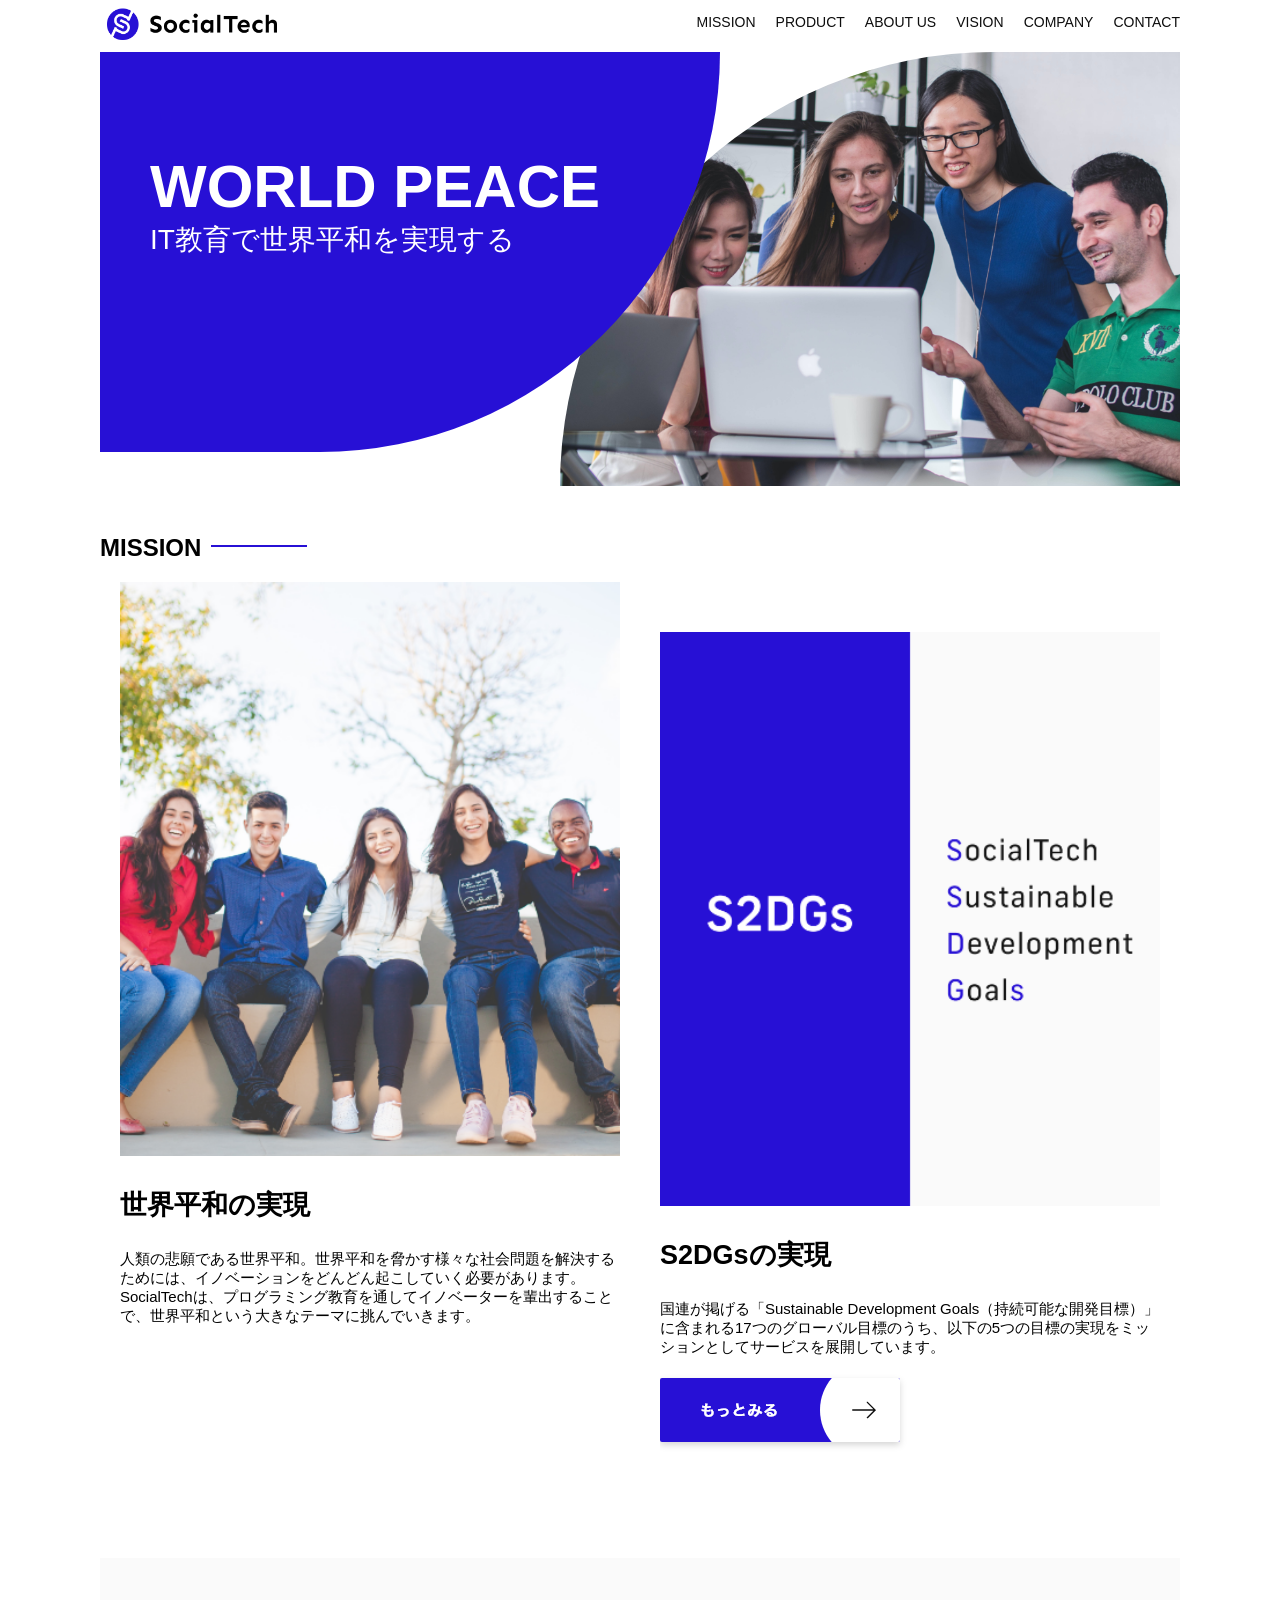
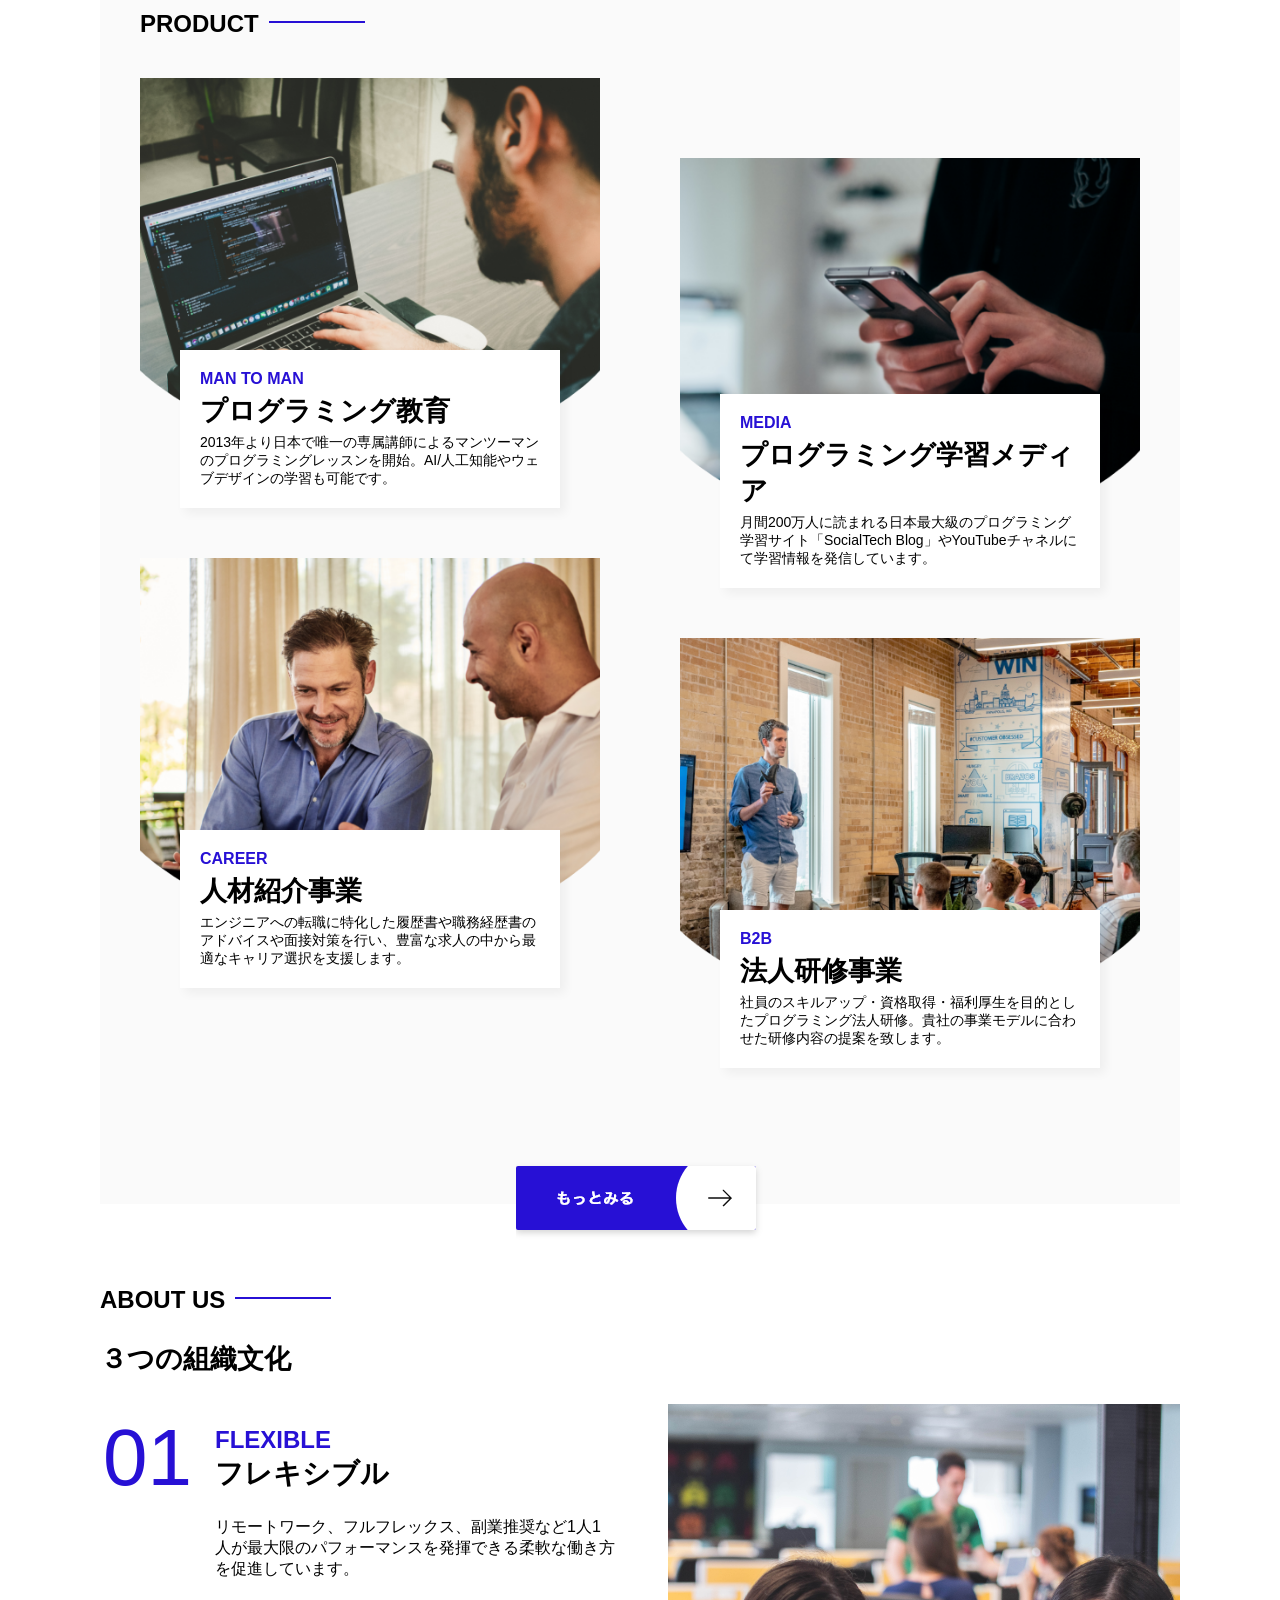
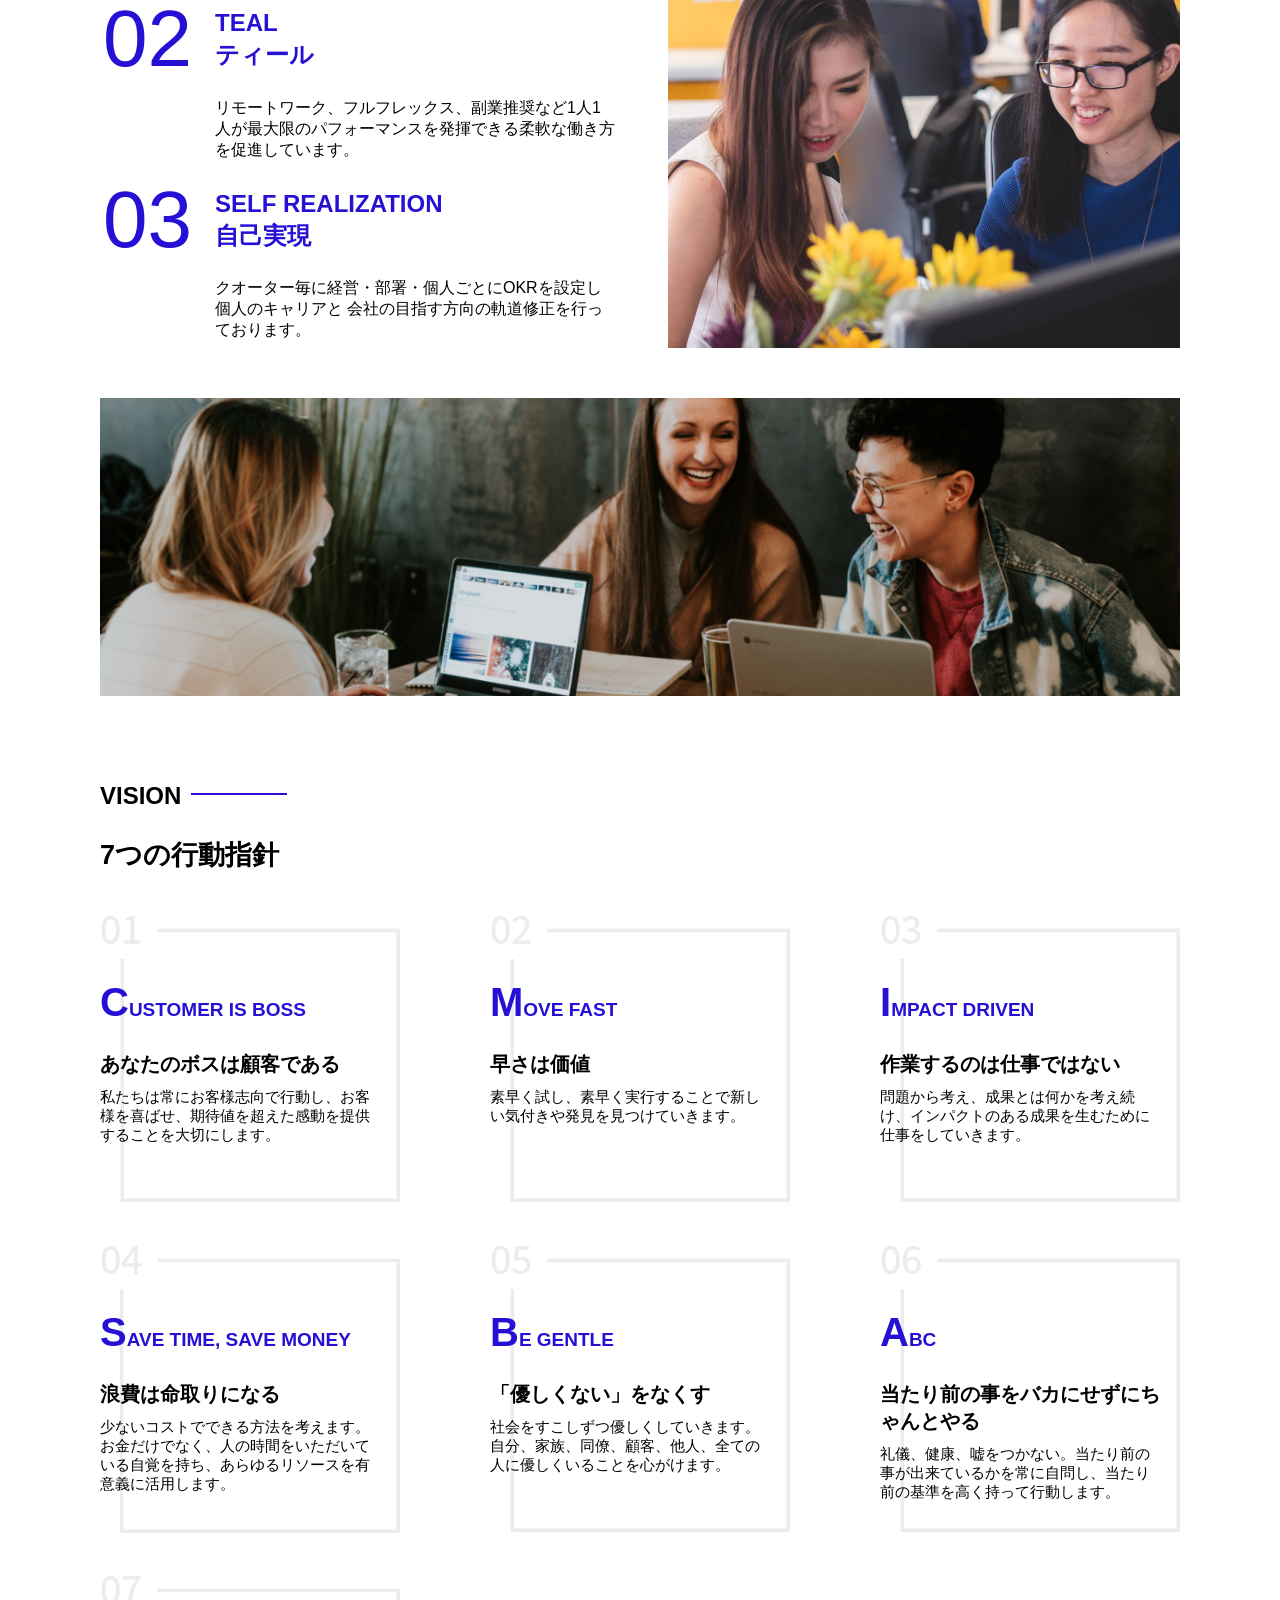
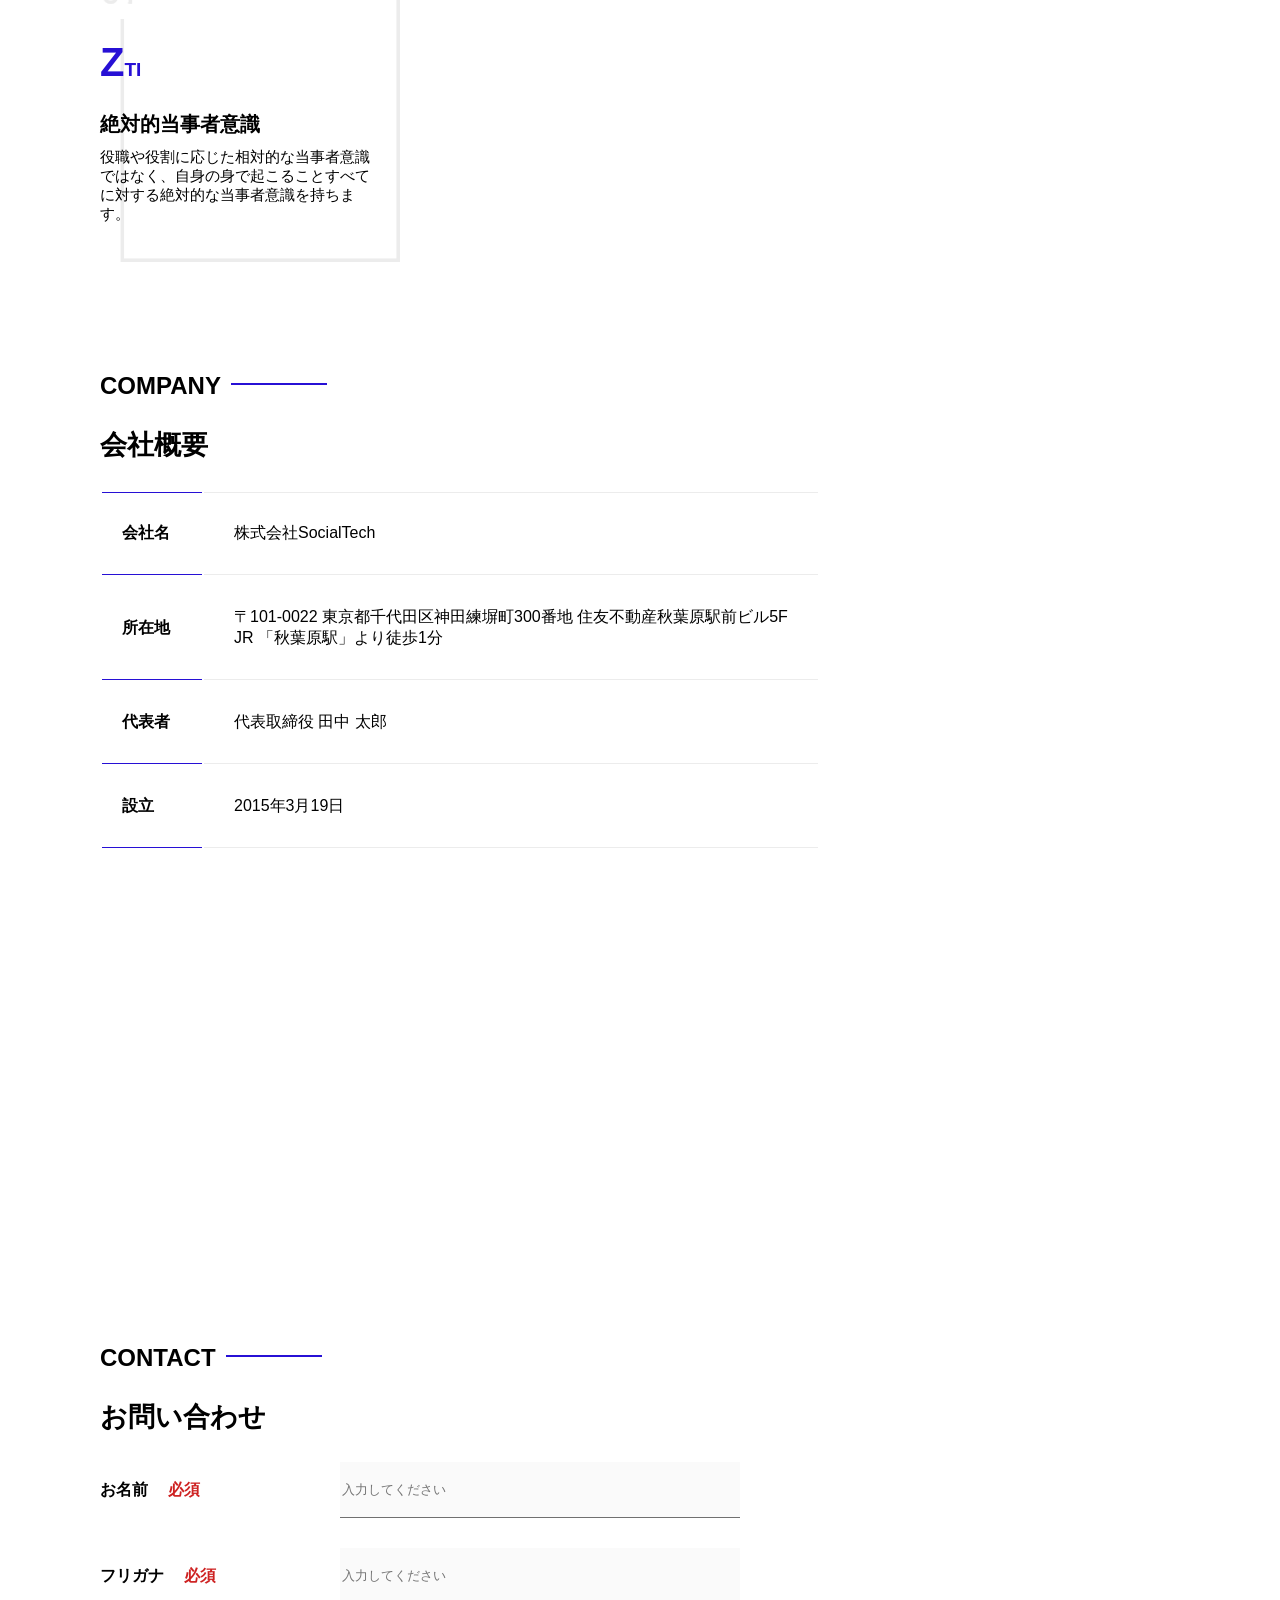
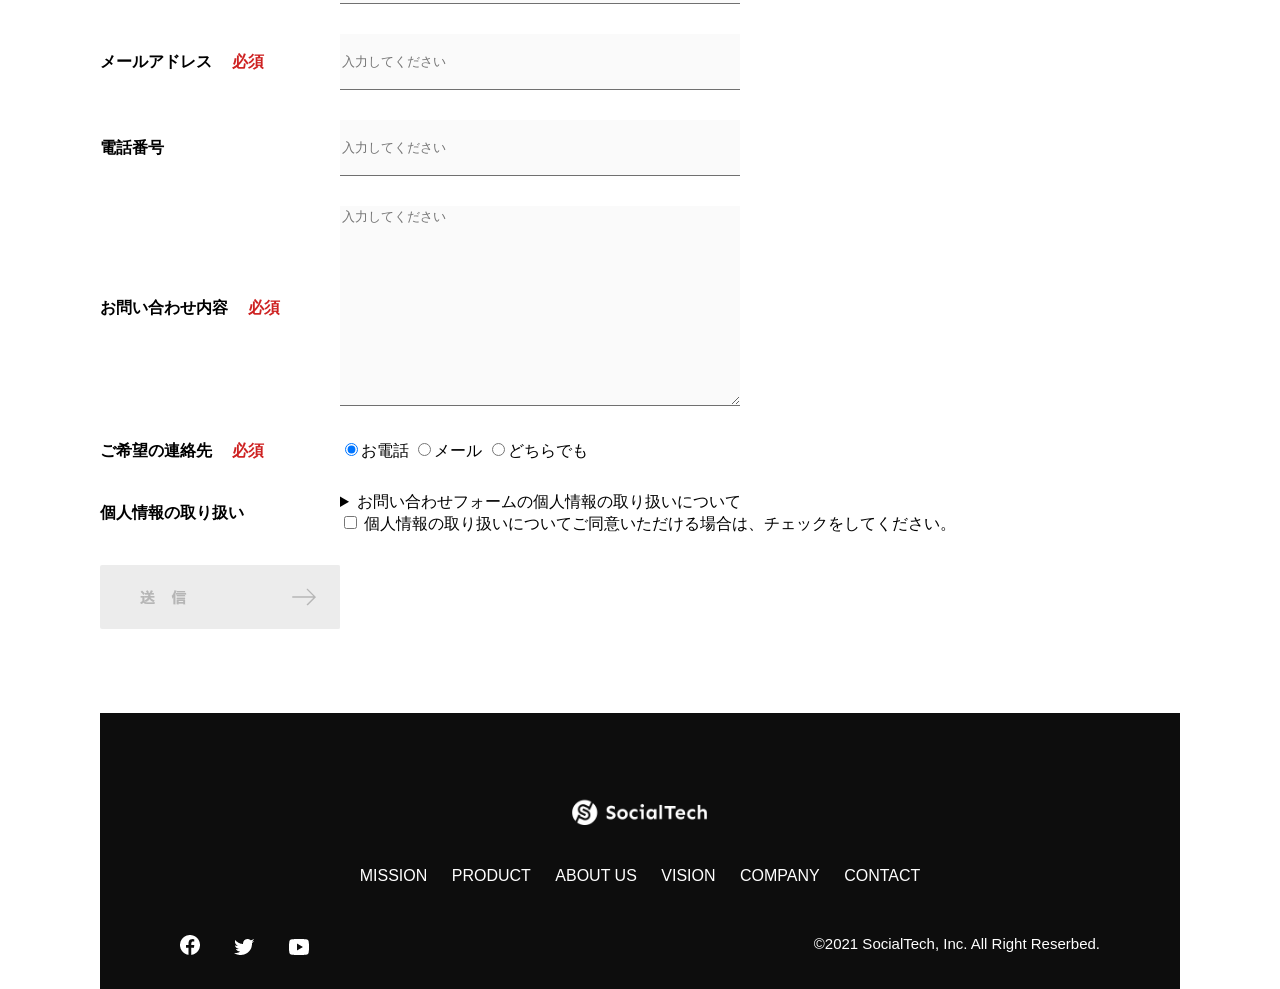
<file: socialtech/index.html>
<!DOCTYPE html>

<html>
<head>
     <title>SocialTech</title>
    <meta charset="UTF-8">
    <meta name="description" content="SocialTechはEdTech業界のリーディングカンパニーを目指します。">
    <meta name="viewport" content="width=device-width, initial-scale=1.0">
    <meta name="twitter:card" content="summary">
    <meta name="twitter:site" content="@miffy410">
    <meta property="og:url" content="https://yoko-422.github.io/socialtech/">
    <meta property="og:title" content="SocialTech">
    <meta property="og:description" content="練習で作ったサイトです">
    <meta property="og:image" content="https://yoko-422.github.io/socialtech/images/logo.png">
    <link rel="stylesheet" href="style.css">
</head>

<body>
    <!--ヘッダー-->
    <header>
        <!--ロゴ-->
        <a href="index.html" id="logo"><img src="images/logo.png" alt="トップページに戻る"></a>
        <!--PC用ナビゲーション-->
        <nav id="nav-pc">
            <ul>
                <li><a href="mission.html">MISSION</a></li>
                <li><a href="product.html">PRODUCT</a></li>
                <li><a href="index.html#aboutus">ABOUT US</a></li>
                <li><a href="index.html#vision">VISION</a></li>
                <li><a href="index.html#company">COMPANY</a></li>
                <li><a href="index.html#contact">CONTACT</a></li>
            </ul>
        </nav>
        <!--スマホ用メニューボタン-->
        <button id="menu-sp" onclick="document.getElementById('nav-sp').style.display ='block'">
            <img src="images/button-menu.png" alt="ナビゲーションを開く">
        </button>
        <!--スマホ用ナビゲーション-->
        <div id="nav-sp">
            <button id="close" onclick="document.getElementById('nav-sp').style.display ='none'">
                <img src="images/button-close.png" alt="ナビゲーションを閉じる">
            </button>

            <nav>
                <ul>
                    <li>
                        <a li="logo-sp" href="index.html" onclick="document.getElementById('nav-sp').style.display = 'none'"><img src="images/logo-sp.png" alt="トップページに戻る"></a>
                    </li>
                    <li><a class="menu" href="mission.html" onclick="document.getElementById('nav-sp').style.display = 'none'">MISSION</a></li>
                    <li><a class="menu" href="product.html" onclick="document.getElementById('nav-sp').style.display = 'none'">PRODUCT</a></li>
                    <li><a class="menu" href="index.html#aboutus" onclick="document.getElementById('nav-sp').style.display = 'none'">ABOUT US</a></li>
                    <li><a class="menu" href="index.html#vision" onclick="document.getElementById('nav-sp').style.display = 'none'">VISION</a></li>
                    <li><a class="menu" href="index.html#company" onclick="document.getElementById('nav-sp').style.display = 'none'">COMPANY</a></li>
                    <li><a class="menu" href="index.html#contact" onclick="document.getElementById('nav-sp').style.display = 'none'">CONTACT</a></li>
                </ul>
            </nav>
            <div id="sns">
                <a href="https://www.facebook.com/sejuku2013">
                    <img src="images/button-facebook.png" alt="Facebookのリンク">
                </a>
                <a href="https://twitter.com/samuraijuku">
                    <img src="images/button-twitter.png" alt="Twitterのリンク">
                </a>
                <a href="https://www.youtube.com/channel/UCCFOQO5aDK0xXam4cUQXT8g">
                    <img src="images/button-youtube.png" alt="YouTubeのリンク">
                </a>
            </div>
        </div>
    </header>
    <main>
        <article>
            <section id="main-visual">
                <div id="main-message">
                    <h1>WORLD PEACE</h1>
                    <p>IT教育で世界平和を実現する</p>
                </div>
                <img src="images/index/index-main.png" alt="PCの周りに集まる多国籍の仲間たち">
            </section>
<!--ミッション-->
            <section id="mission">
                <h2 class="index-h2">MISSION</h2>
                <div id="mission-flex">
                    <div>
                        <img id="mission-photo" src="images/index/index-mission.png" alt="屋外のベンチで写真を撮影する多国籍の仲間たち">
                        <h3>世界平和の実現</h3>
                        <p>
                            人類の悲願である世界平和。世界平和を脅かす様々な社会問題を解決するためには、イノベーションをどんどん起こしていく必要があります。SocialTechは、プログラミング教育を通してイノベーターを輩出することで、世界平和という大きなテーマに挑んでいきます。
                        </p>
                    </div>
                    <div>
                        <img id="s2dgs" src="images/index/s2dgs.png" alt="S2DGs">
                        <h3>S2DGsの実現</h3>
                        <p>
                            国連が掲げる「Sustainable Development Goals（持続可能な開発目標）」に含まれる17つのグローバル目標のうち、以下の5つの目標の実現をミッションとしてサービスを展開しています。
                        </p>
                        <a href="mission.html">
                            <img src="images/button-more.png" alt="もっと見る">
                        </a>
                    </div>
                </div>
            </section>
<!--Product-->
            <section id="product">
                <h2 class="index-h2">PRODUCT</h2>
                <div class="product-flex">
                    <div id="product-left">
                        <div>
                            <img class="product-photo" src="images/index/index-mantoman.png" alt="PCでコードを書く男性">
                            <div class="product-explain">
                                <span>MAN TO MAN</span>
                                <h3>プログラミング教育</h3>
                                <p>2013年より日本で唯一の専属講師によるマンツーマンのプログラミングレッスンを開始。AI/人工知能やウェブデザインの学習も可能です。</p>
                            </div>
                        </div>
                        <div>
                        <img class="product-photo" src="images/index/index-career.png" alt="笑顔で話し合う2人の男性">
                            <div class="product-explain">
                            <span>CAREER</span>
                            <h3>人材紹介事業</h3>
                            <p>エンジニアへの転職に特化した履歴書や職務経歴書のアドバイスや面接対策を行い、豊富な求人の中から最適なキャリア選択を支援します。</p>
                            </div>
                        </div>
                    </div>
                    <div id="product-right">
                        <div>
                            <img class="product-photo" src="images/index/index-media.png" alt="スマートフォンを操作する人">
                            <div class="product-explain">
                                <span>MEDIA</span>
                                <h3>プログラミング学習メディア</h3> 
                                <p>月間200万人に読まれる日本最大級のプログラミング学習サイト「SocialTech Blog」やYouTubeチャネルにて学習情報を発信しています。</p>
                            </div>
                        </div>
                        <div>
                        <img class="product-photo" src="images/index/index-b2b.png" alt="講演中の男性とそれを聴く人々">
                            <div class="product-explain">
                            <span>B2B</span>
                            <h3>法人研修事業</h3>
                            <p>社員のスキルアップ・資格取得・福利厚生を目的としたプログラミング法人研修。貴社の事業モデルに合わせた研修内容の提案を致します。</p>
                            </div>
                        </div>
                    </div>
                </div>
                <div id="product-more">
                        <a href="product.html">
                        <img src="images/button-more.png" alt="もっと見る">
                        </a>
                </div>
            </section>
            <!--about us-->
            <section id="aboutus">
                <h2 class="index-h2">ABOUT US</h2>
                <h3>３つの組織文化</h3>
                <div>
                  <table class="culture-table">
                    <tr>
                        <td class="culture-num">01</td>
                        <th><span class="culture-en">FLEXIBLE</span><br>フレキシブル</th>    
                    </tr>
                    <tr>
                        <td>
                            <!--空のセル-->
                        </td>
                        <td class="culture-description">リモートワーク、フルフレックス、副業推奨など1人1人が最大限のパフォーマンスを発揮できる柔軟な働き方を促進しています。</td>
                    </tr>
                    <tr>
                        <td class="culture-num">02</td>
                        <th><span class="culture-en">TEAL<br>ティール</span></th>
                    </tr>
                    <tr>
                        <td>
                            <!--空のセル-->
                        </td>
                        <td class="culture-description">リモートワーク、フルフレックス、副業推奨など1人1人が最大限のパフォーマンスを発揮できる柔軟な働き方を促進しています。</td>
                    </tr>
                    <tr>
                        <td class="culture-num">03</td>
                        <th><span class="culture-en">SELF REALIZATION<br>自己実現</span></th>
                    </tr>
                    <tr>
                        <td>
                            <!--空のセル-->
                        </td>
                        <td class="culture-description">クオーター毎に経営・部署・個人ごとにOKRを設定し個人のキャリアと 会社の目指す方向の軌道修正を行っております。</td>
                    </tr>
                  </table>
                    <img class="culture-img" src="images/index/index-aboutus1.png" alt="笑顔で話し合う2人の女性">  
                </div>
                <img class="culture-img2" src="images/index/index-aboutus2.png" alt="笑顔で話し合う3人の男女">
            </section>
            <!--vision-->
            <section id="vision">
                <h2 class="index-h2">VISION</h2>
                <h3>7つの行動指針</h3>
                <div>
                    <div class="vision-box">
                        <img src="images/index/vision-01.png" alt="01">
                        <div>
                            <h4>CUSTOMER IS BOSS</h4>
                            <h5>あなたのボスは顧客である</h5>
                            <p>私たちは常にお客様志向で行動し、お客様を喜ばせ、期待値を超えた感動を提供することを大切にします。</p>
                        </div>
                    </div>
                    <div class="vision-box">
                        <img src="images/index/vision-02.png" alt="02">
                        <div>
                            <h4>MOVE FAST</h4>
                            <h5>早さは価値</h5>
                            <p>素早く試し、素早く実行することで新しい気付きや発見を見つけていきます。</p>
                        </div>
                    </div>
                    <div class="vision-box">
                        <img src="images/index/vision-03.png" alt="03">
                        <div>
                            <h4>IMPACT DRIVEN</h4>
                            <h5>作業するのは仕事ではない</h5>
                            <p>問題から考え、成果とは何かを考え続け、インパクトのある成果を生むために仕事をしていきます。</p>
                        </div>
                    </div>
                    <div class="vision-box">
                        <img src="images/index/vision-04.png" alt="04">
                        <div>
                            <h4>SAVE TIME, SAVE MONEY</h4>
                            <h5>浪費は命取りになる</h5>
                            <p>少ないコストでできる方法を考えます。お金だけでなく、人の時間をいただいている自覚を持ち、あらゆるリソースを有意義に活用します。</p>
                        </div>
                    </div>
                    <div class="vision-box">
                        <img src="images/index/vision-05.png" alt="05">
                        <div>
                            <h4>BE GENTLE</h4>
                            <h5>「優しくない」をなくす</h5>
                            <p>社会をすこしずつ優しくしていきます。自分、家族、同僚、顧客、他人、全ての人に優しくいることを心がけます。</p>
                        </div>
                    </div>
                    <div class="vision-box">
                        <img src="images/index/vision-06.png" alt="06">
                        <div>
                            <h4>ABC</h4>
                            <h5>当たり前の事をバカにせずにちゃんとやる</h5>
                            <p>礼儀、健康、嘘をつかない。当たり前の事が出来ているかを常に自問し、当たり前の基準を高く持って行動します。</p>
                        </div>
                    </div>
                    <div class="vision-box">
                        <img src="images/index/vision-07.png" alt="07">
                        <div>
                            <h4>ZTI</h4>
                            <h5>絶対的当事者意識</h5>
                            <p>役職や役割に応じた相対的な当事者意識ではなく、自身の身で起こることすべてに対する絶対的な当事者意識を持ちます。</p>
                        </div>
                    </div>
                </div>
            </section>
            <!--conpany-->
            <section id="company">
                <h2 class="index-h2">COMPANY</h2>
                <h3>会社概要</h3>
                    <table id="company-table">
                        <tr>
                            <th class="tableheader tableheader-first">会社名</th>
                            <td class="cell cell-first">株式会社SocialTech</td>
                        </tr>
                        <tr>
                            <th class="tableheader">所在地</th>
                            <td class="cell">〒101-0022 東京都千代田区神田練塀町300番地 住友不動産秋葉原駅前ビル5F<br>JR 「秋葉原駅」より徒歩1分</td>
                        </tr>
                        <tr>
                            <th class="tableheader">代表者</th>
                            <td class="cell">代表取締役 田中 太郎</td>
                        </tr>
                        <tr>
                            <th class="tableheader">設立</th>
                            <td class="cell">2015年3月19日</td>
                        </tr>
                    </table>
                       <iframe src="https://www.google.com/maps/embed?pb=!1m18!1m12!1m3!1d3240.0686781123145!2d139.7720776748961!3d35.69992752894819!2m3!1f0!2f0!3f0!3m2!1i1024!2i768!4f13.1!3m3!1m2!1s0x60188fee13660e23%3A0x77137876edf742ac!2z5L2P5Y-L5LiN5YuV55Sj56eL6JGJ5Y6f6aeF5YmN44OT44Or!5e0!3m2!1sja!2sjp!4v1755585976049!5m2!1sja!2sjp" width="600" height="450" style="border:0;" allowfullscreen="" loading="lazy" referrerpolicy="no-referrer-when-downgrade"></iframe>
            </section>
            <!--contact-->
            <section id="contact">
                <h2 class="index-h2">CONTACT</h2>
                <h3>お問い合わせ</h3>
                <form>
                    <div>
                        <div class="contact-heading">
                            <label class="contact-label">お名前<span class="contact-span">必須</span></label>
                        </div>
                        <div>
                            <input type="text" name="name" placeholder="入力してください" class="contact-textbox">
                        </div>
                    </div>
                    <div>
                        <div class="contact-heading">
                            <label class="contact-label">フリガナ<span class="contact-span">必須</span></label>
                        </div>
                        <div>
                            <input type="text" name="hurigana" placeholder="入力してください" class="contact-textbox">
                        </div>
                    </div>
                    <div>
                        <div class="contact-heading">
                            <label class="contact-label">メールアドレス<span class="contact-span">必須</span></label>
                        </div>
                        <div>
                            <input type="text" name="email" placeholder="入力してください" class="contact-textbox">
                        </div>
                    </div>
                    <div>
                        <div class="contact-heading">
                            <label class="contact-label">電話番号</label>
                        </div>
                        <div>
                            <input type="text" name="tel" placeholder="入力してください" class="contact-textbox">
                        </div>
                    </div>
                    <div>
                        <div class="contact-heading">
                            <label class="contact-label">お問い合わせ内容<span class="contact-span">必須</span></label>
                        </div>
                        <div>
                            <textarea name="message" placeholder="入力してください" class="contact-textarea"></textarea>
                        </div>
                    </div>
                    <div>
                        <div class="contact-heading">
                            <label class="contact-label">ご希望の連絡先<span class="contact-span">必須</span></label>
                        </div>
                        <div>
                            <input class="radio-button" type="radio" name="contact" value="tel" checked><label>お電話</label>
                            <input class="radio-button" type="radio" name="contact" value="mail"><label>メール</label>
                            <input class="radio-button" type="radio" name="contact" value="both"><label>どちらでも</label>
                        </div>
                    </div>
                    <div>
                        <div class="contact-heading">
                            <label class="contact-label">個人情報の取り扱い</label>
                        </div>
                        <div>
                 <details>
                   <summary>お問い合わせフォームの個人情報の取り扱いについて</summary>
                   <div>
                     <dl>
                       <dt>１．組織の名称又は氏名</dt>
                       <dd>株式会社SocialTech</dd>
                       <dt>２．個人情報保護管理者（若しくはその代理人）の氏名又は職名、所属及び連絡先</dt>
                       <dd>
                         <p>鈴木 一郎 コーポレート部</p>
                         <p>メールアドレス：samurai@example.com</p>
                         <p>TEL：03-1234-5678</p>
                       </dd>
                       <dt>３．個人情報の利用目的</dt>
                       <dd>
                         <ul>
                           <li>本サービス及び本サービスに関連する情報の提供又はそれらに関する連絡のため</li>
                           <li>ユーザーの本人確認のため</li>
                           <li>当社サービスのご案内のため</li>
                           <li>当社の商品等の広告または宣伝（電子メールによるものを含むものとします。）</li>
                         </ul>
                       </dd>
                       <dt>４．個人情報の取り扱い業務の委託</dt>
                       <dd>個人情報の取扱業務の全部または一部を外部に業務委託する場合があります。その際、弊社は、個人情報を適切に保護できる管理体制を敷き実行していることを条件として委託先を厳選したうえで、機密保持契約を委託先と締結し、お客様の個人情報を厳密に管理させます。</dd>
                       <dt>５．個人情報の開示等の請求</dt>
                       <dd>
                         お客様は、弊社に対してご自身の個人情報の開示等（利用目的の通知、開示、内容の訂正・追加・削除、利用の停止または消去、第三者への提供の停止）に関して、当社問合わせ窓口に申し出ることができます。<br>
                         その際、弊社はお客様ご本人を確認させていただいたうえで、合理的な期間内に対応いたします。<br>
                         なお、個人情報に関する弊社問合わせ先は、次の通りです。
                       </dd>
                       <dd>
                         <p>株式会社SocialTech　個人情報問合せ窓口</p>
                         <p>〒150-0043　東京都千代田区神田練塀町300番地 住友不動産秋葉原駅前ビル5F</p>
                         <p>メールアドレス：samurai@example.com　TEL：03-1234-5678</p>
                       </dd>
                       <dt>６．個人情報を提供されることの任意性について</dt>
                       <dd>お客様がご自身の個人情報を弊社に提供されるか否かは、お客様のご判断によりますが、もしご提供されない場合には、適切なサービスが提供できない場合がありますので予めご了承ください。</dd>
                     </dl>
                   </div>
                 </details>
                 <input type="checkbox" name="agree">
                 <span>個人情報の取り扱いについてご同意いただける場合は、チェックをしてください。</span>
               </div>
             </div>
             <input type="image" src="images/button-submit.png" alt="送信する" >
                </form>
        </article>
    </main>
    <!--footer-->
    <footer>
        <div id="footer-logo">
            <img src="images/logo-sp.png" alt="SocialTech">
        </div>
        <div id="footer-link">
            <a href="mission.html">MISSION</a>
            <a href="product.html">PRODUCT</a>
            <a href="index.html#aboutus">ABOUT US</a>
            <a href="index.html#vision">VISION</a>
            <a href="index.html#company">COMPANY</a>
            <a href="index.html#contact">CONTACT</a>
        </div>
        <div id="sns-footer">
            <div class="sne-btns">
                <a href="https://www.facebook.com/seijuku2013"><img src="images/button-facebook.png" alt="Facebookのリンク"></a>
                <a href="https://twitter.com/samuraijuku"><img src="images/button-twitter.png" alt="Twitterのリンク"></a>
                <a href="https://www.youtube.com/channel/UCCFOQO5aDK0xXam4cUQXT8g"><img src="images/button-youtube.png" alt="Youtubeのリンク"></a>
            </div>
            <p id="copyright">&copy;2021 SocialTech, Inc. All Right Reserbed.</p>
        </div>
    </footer>
</body>
</html>
</file>
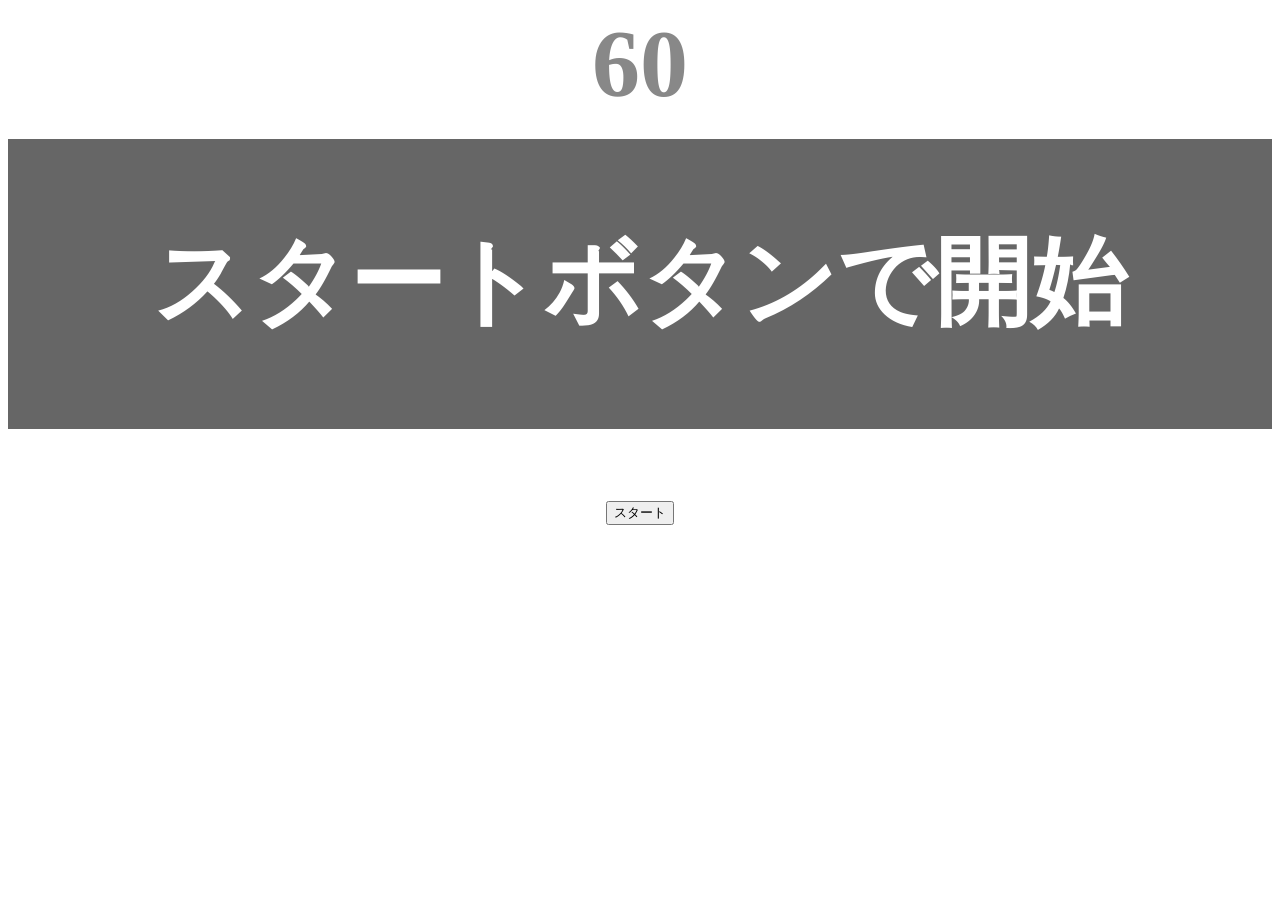
<file: typing/index.html>
<!DOCTYPE html>
<html lang="ja">
<head>
 <title>タイピングゲーム</title>
 <meta charset="UTF-8">
 <meta name="description" content="【JavaScript応用編】簡易的なタイピングゲームです。">
 <meta name="viewport" content="width=device-width, initial-scale=1.0">
 <link rel="stylesheet" href="style.css">
</head>
<body>
    <p id="count" class="count">60</p>
    <div id="wrap" class="wrap">
    <span id="typed" class="typed"></span><span id="untyped"></span>
    </div>
  <button id="start">スタート</button>
  <script type="text/javascript" src="main.js"></script>
</body>
</html>
</file>
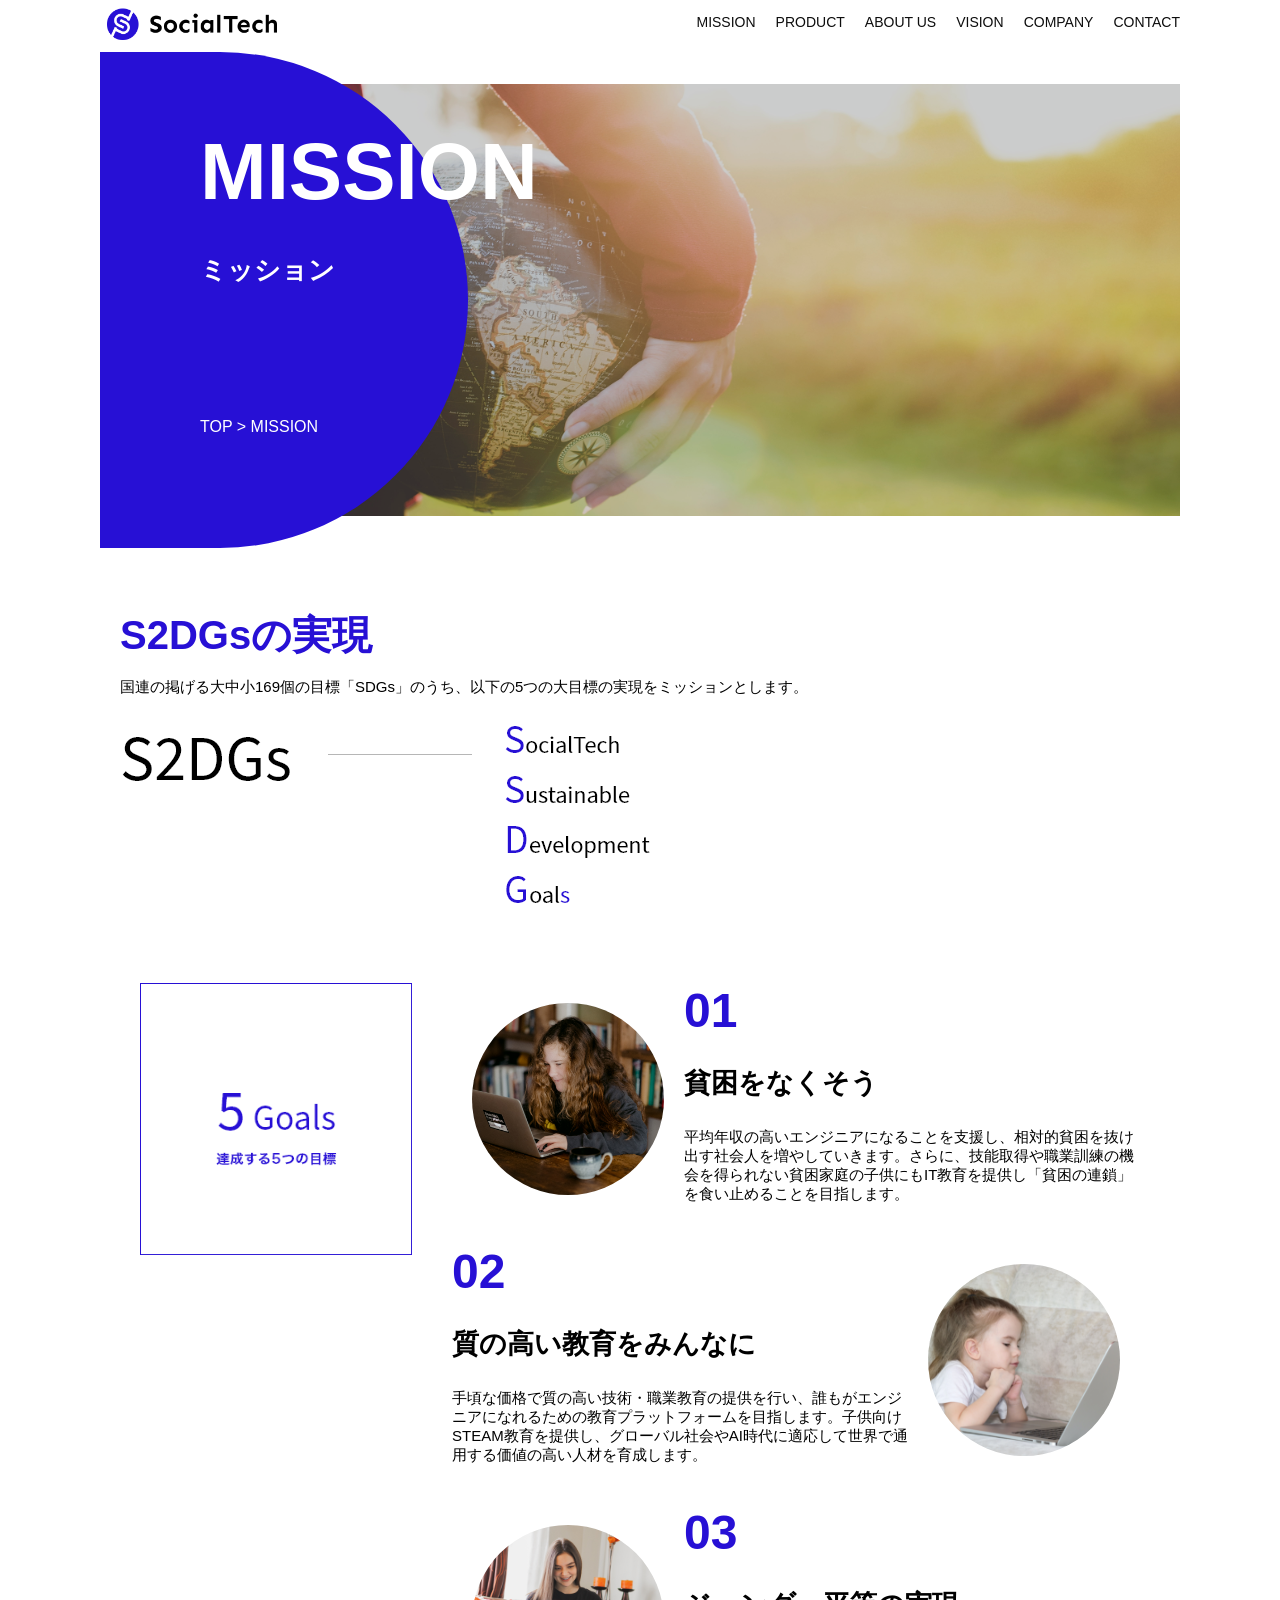
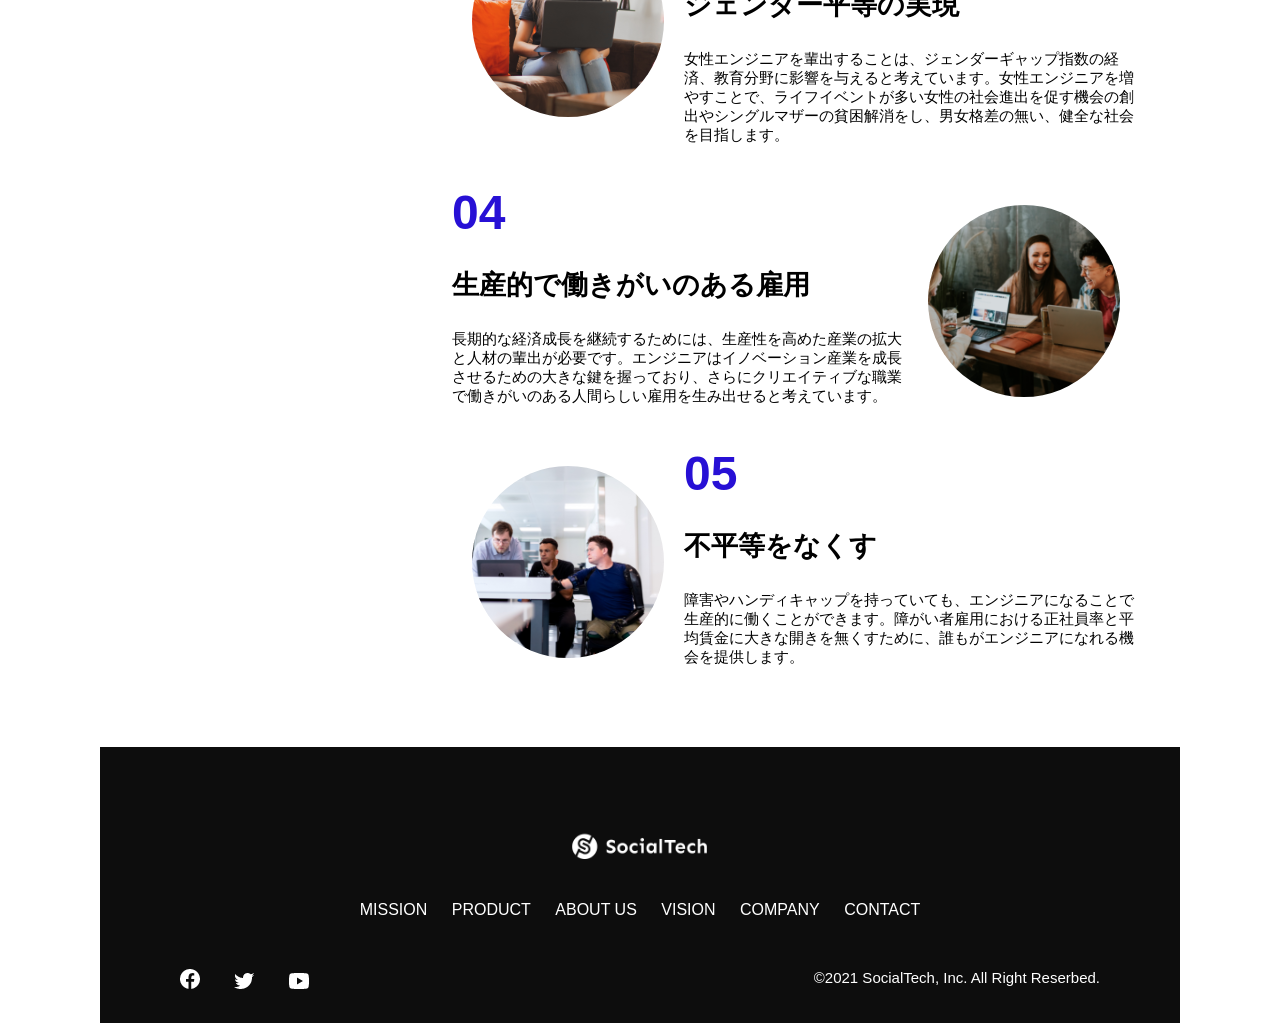
<file: socialtech/mission.html>
<!DOCTYPE html>

<html>
<head>
     <title>SocialTech -MISSION ミッション -</title>
    <meta charset="UTF-8">
    <meta name="description" content="SocialTechが目指す5つの目標(S3DGs)を紹介します">
    <meta name="viewport" content="width=device-width, initial-scale=1.0">
    <link rel="stylesheet" href="style.css">
</head>

<body>
    <!--ヘッダー-->
    <header>
        <!--ロゴ-->
        <a href="index.html" id="logo"><img src="images/logo.png" alt="トップページに戻る"></a>
        <!--PC用ナビゲーション-->
        <nav id="nav-pc">
            <ul>
                <li><a href="mission.html">MISSION</a></li>
                <li><a href="product.html">PRODUCT</a></li>
                <li><a href="index.html#aboutus">ABOUT US</a></li>
                <li><a href="index.html#vision">VISION</a></li>
                <li><a href="index.html#company">COMPANY</a></li>
                <li><a href="index.html#contact">CONTACT</a></li>
            </ul>
        </nav>
        <!--スマホ用メニューボタン-->
        <button id="menu-sp" onclick="document.getElementById('nav-sp').style.display ='block'">
            <img src="images/button-menu.png" alt="ナビゲーションを開く">
        </button>
        <!--スマホ用ナビゲーション-->
        <div id="nav-sp">
            <button id="close" onclick="document.getElementById('nav-sp').style.display ='none'">
                <img src="images/button-close.png" alt="ナビゲーションを閉じる">
            </button>

            <nav>
                <ul>
                    <li>
                        <a li="logo-sp" href="index.html" onclick="document.getElementById('nav-sp').style.display = 'none'"><img src="images/logo-sp.png" alt="トップページに戻る"></a>
                    </li>
                    <li><a class="menu" href="mission.html" onclick="document.getElementById('nav-sp').style.display = 'none'">MISSION</a></li>
                    <li><a class="menu" href="product.html" onclick="document.getElementById('nav-sp').style.display = 'none'">PRODUCT</a></li>
                    <li><a class="menu" href="index.html#aboutus" onclick="document.getElementById('nav-sp').style.display = 'none'">ABOUT US</a></li>
                    <li><a class="menu" href="index.html#vision" onclick="document.getElementById('nav-sp').style.display = 'none'">VISION</a></li>
                    <li><a class="menu" href="index.html#company" onclick="document.getElementById('nav-sp').style.display = 'none'">COMPANY</a></li>
                    <li><a class="menu" href="index.html#contact" onclick="document.getElementById('nav-sp').style.display = 'none'">CONTACT</a></li>
                </ul>
            </nav>
            <div id="sns">
                <a href="https://www.facebook.com/sejuku2013">
                    <img src="images/button-facebook.png" alt="Facebookのリンク">
                </a>
                <a href="https://twitter.com/samuraijuku">
                    <img src="images/button-twitter.png" alt="Twitterのリンク">
                </a>
                <a href="https://www.youtube.com/channel/UCCFOQO5aDK0xXam4cUQXT8g">
                    <img src="images/button-youtube.png" alt="YouTubeのリンク">
                </a>
            </div>
        </div>
    </header>
    <main>
        <article>
            <section id="mission-main">
                <div class="mission-main-inner">
                    <div id="mission-title">
                        <h1>MISSION<br><span>ミッション</span></h1>
                        <p>TOP > MISSION</p>
                    </div>
                </div>
            </section>

            <section id="mission-s2dgs">
                <h2 class="mission-h2">S2DGsの実現</h2>
                <p>国連の掲げる大中小169個の目標「SDGs」のうち、以下の5つの大目標の実現をミッションとします。</p>
                <img src="images/mission/mission-s2dgs.png" alt="S2DGs">
            </section>

            <section id="mission-five-goals">
                <div class="five-goals-image">
                    <img src="images/mission/mission-5goals.png" alt="5goals">
                </div>
                <div class="five-goals-read">
                    <div>
                        <img class="fivegoals-image-left" src="images/mission/mission-5goals01.png" alt="PCを操作する女の子">
                        <span class="fivegoals-number">01</span>
                        <h3 class="fivegoals-h3">貧困をなくそう</h3>
                        <p class="fivegoals-p">平均年収の高いエンジニアになることを支援し、相対的貧困を抜け出す社会人を増やしていきます。さらに、技能取得や職業訓練の機会を得られない貧困家庭の子供にもIT教育を提供し「貧困の連鎖」を食い止めることを目指します。</p>
                    </div>
                    <div>
                        <img class="fivegoals-image-right" src="images/mission/mission-5goals02.png" alt="PCを見つめる小さい女の子">
                        <span class="fivegoals-number">02</span>
                        <h3 class="fivegoals-h3">質の高い教育をみんなに</h3>
                        <p class="fivegoals-p">手頃な価格で質の高い技術・職業教育の提供を行い、誰もがエンジニアになれるための教育プラットフォームを目指します。子供向けSTEAM教育を提供し、グローバル社会やAI時代に適応して世界で通用する価値の高い人材を育成します。</p>
                    </div>
                    <div>
                        <img class="fivegoals-image-left" src="images/mission/mission-5goals03.png" alt="PCを操作する女性">
                        <span class="fivegoals-number">03</span>
                        <h3 class="fivegoals-h3">ジェンダー平等の実現</h3>
                        <p class="fivegoals-p">女性エンジニアを輩出することは、ジェンダーギャップ指数の経済、教育分野に影響を与えると考えています。女性エンジニアを増やすことで、ライフイベントが多い女性の社会進出を促す機会の創出やシングルマザーの貧困解消をし、男女格差の無い、健全な社会を目指します。</p>
                    </div>
                    <div>
                        <img class="fivegoals-image-right" src="images/mission/mission-5goals04.png" alt="笑顔で話し合う３人の男女">
                        <span class="fivegoals-number">04</span>
                        <h3 class="fivegoals-h3">生産的で働きがいのある雇用</h3>
                        <p class="fivegoals-p">長期的な経済成長を継続するためには、生産性を高めた産業の拡大と人材の輩出が必要です。エンジニアはイノベーション産業を成長させるための大きな鍵を握っており、さらにクリエイティブな職業で働きがいのある人間らしい雇用を生み出せると考えています。</p>
                    </div>
                    <div>
                        <img class="fivegoals-image-left" src="images/mission/mission-5goals05.png" alt="障害を持つ男性が生き生きと働く様子">
                        <span class="fivegoals-number">05</span>
                        <h3 class="fivegoals-h3">不平等をなくす</h3>
                        <p class="fivegoals-p">障害やハンディキャップを持っていても、エンジニアになることで生産的に働くことができます。障がい者雇用における正社員率と平均賃金に大きな開きを無くすために、誰もがエンジニアになれる機会を提供します。</p>
                    </div>
                </div>
            </section>
        </article>
    </main>

        <!--footer-->
    <footer>
        <div id="footer-logo">
            <img src="images/logo-sp.png" alt="SocialTech">
        </div>
        <div id="footer-link">
            <a href="mission.html">MISSION</a>
            <a href="product.html">PRODUCT</a>
            <a href="index.html#aboutus">ABOUT US</a>
            <a href="index.html#vision">VISION</a>
            <a href="index.html#company">COMPANY</a>
            <a href="index.html#contact">CONTACT</a>
        </div>
        <div id="sns-footer">
            <div class="sne-btns">
                <a href="https://www.facebook.com/seijuku2013"><img src="images/button-facebook.png" alt="Facebookのリンク"></a>
                <a href="https://twitter.com/samuraijuku"><img src="images/button-twitter.png" alt="Twitterのリンク"></a>
                <a href="https://www.youtube.com/channel/UCCFOQO5aDK0xXam4cUQXT8g"><img src="images/button-youtube.png" alt="Youtubeのリンク"></a>
            </div>
            <p id="copyright">&copy;2021 SocialTech, Inc. All Right Reserbed.</p>
        </div>
    </footer>
</body>
</html>
</file>
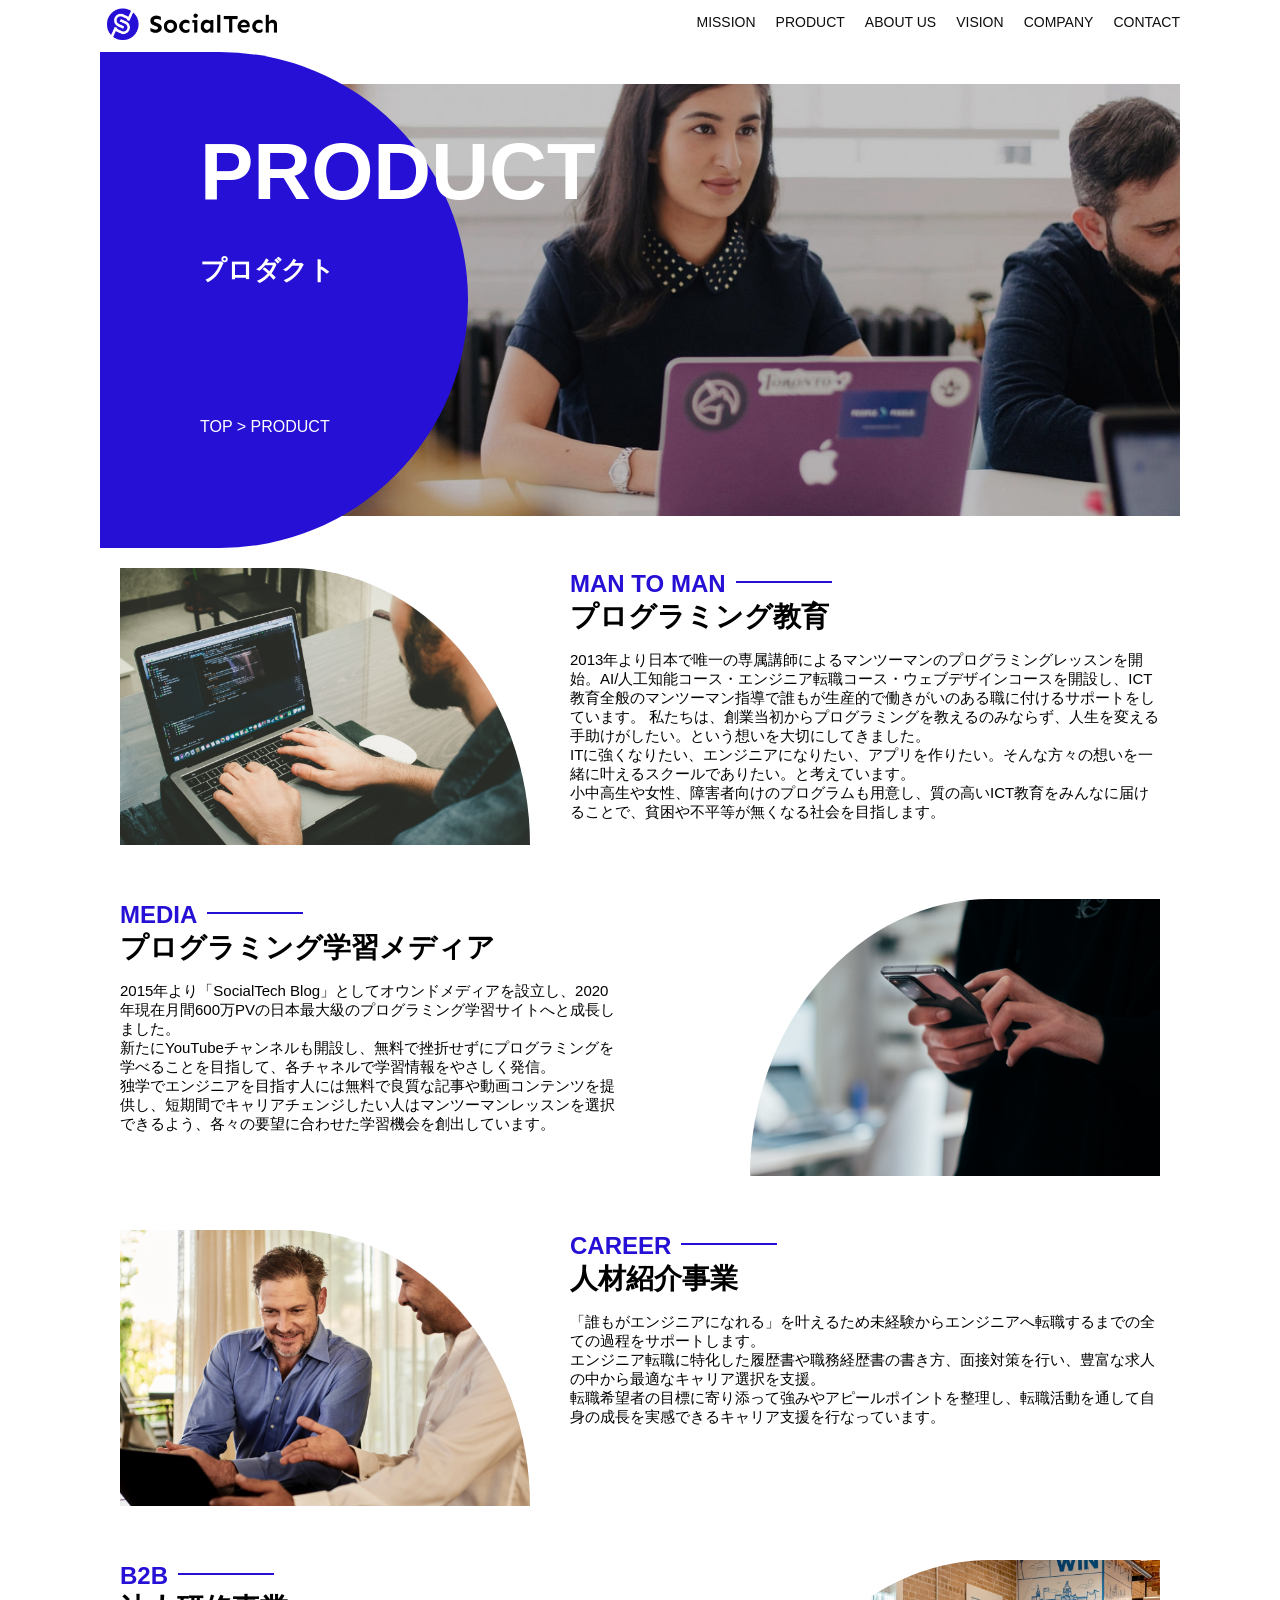
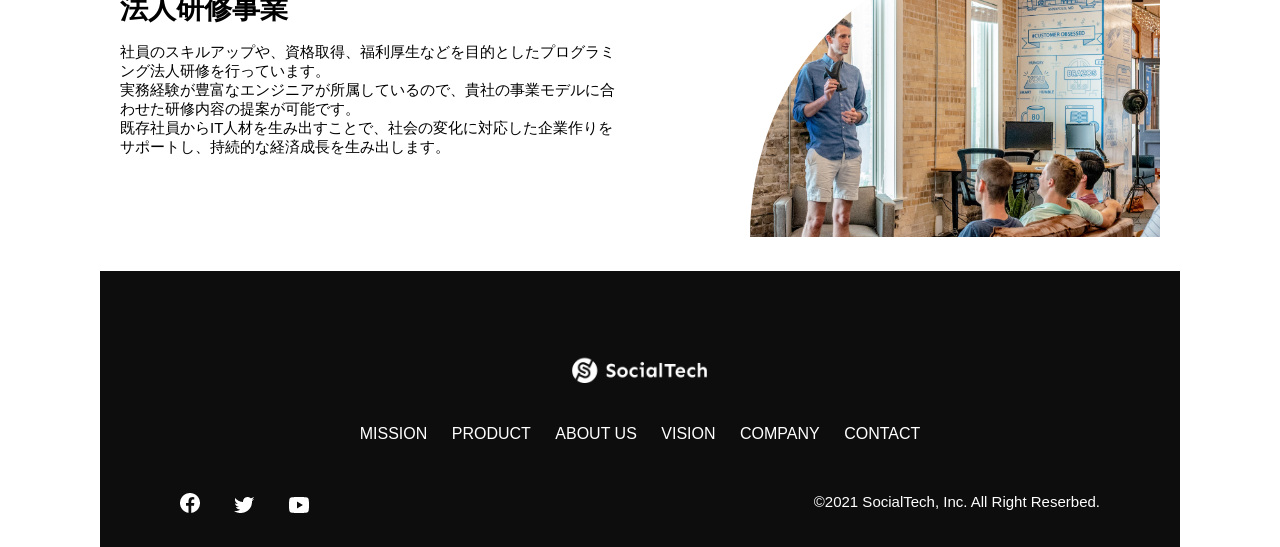
<file: socialtech/product.html>
<!DOCTYPE html>

<html>
<head>
     <title>SocialTech -PRODUCT プロダクト -</title>
    <meta charset="UTF-8">
    <meta name="description" content="SocialTechの4つのプロダクトを紹介します">
    <meta name="viewport" content="width=device-width, initial-scale=1.0">
    <link rel="stylesheet" href="style.css">
</head>

<body>
    <!--ヘッダー-->
    <header>
        <!--ロゴ-->
        <a href="index.html" id="logo"><img src="images/logo.png" alt="トップページに戻る"></a>
        <!--PC用ナビゲーション-->
        <nav id="nav-pc">
            <ul>
                <li><a href="mission.html">MISSION</a></li>
                <li><a href="product.html">PRODUCT</a></li>
                <li><a href="index.html#aboutus">ABOUT US</a></li>
                <li><a href="index.html#vision">VISION</a></li>
                <li><a href="index.html#company">COMPANY</a></li>
                <li><a href="index.html#contact">CONTACT</a></li>
            </ul>
        </nav>
        <!--スマホ用メニューボタン-->
        <button id="menu-sp" onclick="document.getElementById('nav-sp').style.display ='block'">
            <img src="images/button-menu.png" alt="ナビゲーションを開く">
        </button>
        <!--スマホ用ナビゲーション-->
        <div id="nav-sp">
            <button id="close" onclick="document.getElementById('nav-sp').style.display ='none'">
                <img src="images/button-close.png" alt="ナビゲーションを閉じる">
            </button>

            <nav>
                <ul>
                    <li>
                        <a li="logo-sp" href="index.html" onclick="document.getElementById('nav-sp').style.display = 'none'"><img src="images/logo-sp.png" alt="トップページに戻る"></a>
                    </li>
                    <li><a class="menu" href="mission.html" onclick="document.getElementById('nav-sp').style.display = 'none'">MISSION</a></li>
                    <li><a class="menu" href="product.html" onclick="document.getElementById('nav-sp').style.display = 'none'">PRODUCT</a></li>
                    <li><a class="menu" href="index.html#aboutus" onclick="document.getElementById('nav-sp').style.display = 'none'">ABOUT US</a></li>
                    <li><a class="menu" href="index.html#vision" onclick="document.getElementById('nav-sp').style.display = 'none'">VISION</a></li>
                    <li><a class="menu" href="index.html#company" onclick="document.getElementById('nav-sp').style.display = 'none'">COMPANY</a></li>
                    <li><a class="menu" href="index.html#contact" onclick="document.getElementById('nav-sp').style.display = 'none'">CONTACT</a></li>
                </ul>
            </nav>
            <div id="sns">
                <a href="https://www.facebook.com/sejuku2013">
                    <img src="images/button-facebook.png" alt="Facebookのリンク">
                </a>
                <a href="https://twitter.com/samuraijuku">
                    <img src="images/button-twitter.png" alt="Twitterのリンク">
                </a>
                <a href="https://www.youtube.com/channel/UCCFOQO5aDK0xXam4cUQXT8g">
                    <img src="images/button-youtube.png" alt="YouTubeのリンク">
                </a>
            </div>
        </div>
    </header>
    
    <main>
        <article>
            <section id="product-main">
                <div class="product-main-inner">
                    <div id="product-title">
                        <h1>PRODUCT<br><span>プロダクト</span></h1>
                        <p>TOP > PRODUCT</p>
                    </div>
                </div>
            </section>
            <section class="product-section product-section-left">
                <div class="product-section-img">
                    <img src="images/product/product-mantoman.png" alt="PCでコードを書く男性">
                </div>
                <div class="product-read">
                    <h2 class="product-h2">MAN TO MAN</h2>
                    <h3 class="product-h3">プログラミング教育</h3>
                    <p>
                        2013年より日本で唯一の専属講師によるマンツーマンのプログラミングレッスンを開始。AI/人工知能コース・エンジニア転職コース・ウェブデザインコースを開設し、ICT教育全般のマンツーマン指導で誰もが生産的で働きがいのある職に付けるサポートをしています。 私たちは、創業当初からプログラミングを教えるのみならず、人生を変える手助けがしたい。という想いを大切にしてきました。<br>ITに強くなりたい、エンジニアになりたい、アプリを作りたい。そんな方々の想いを一緒に叶えるスクールでありたい。と考えています。<br>小中高生や女性、障害者向けのプログラムも用意し、質の高いICT教育をみんなに届けることで、貧困や不平等が無くなる社会を目指します。
                    </p>
                </div>
            </section>
            <section class="product-section product-section-right">
                <div class="product-read">
                    <h2 class="product-h2">MEDIA</h2>
                    <h3 class="product-h3">プログラミング学習メディア</h3>
                    <p>
                        2015年より「SocialTech Blog」としてオウンドメディアを設立し、2020年現在月間600万PVの日本最大級のプログラミング学習サイトへと成長しました。<br>新たにYouTubeチャンネルも開設し、無料で挫折せずにプログラミングを学べることを目指して、各チャネルで学習情報をやさしく発信。<br>独学でエンジニアを目指す人には無料で良質な記事や動画コンテンツを提供し、短期間でキャリアチェンジしたい人はマンツーマンレッスンを選択できるよう、各々の要望に合わせた学習機会を創出しています。
                    </p>
                </div>
                <div class="product-section-img">
                    <img src="images/product/product-media.png" alt="スマートフォンを操作する人">
                </div>
            </section>
            <section class="product-section product-section-left">
                </div>
                <div class="product-section-img">
                    <img src="images/product/product-career.png" alt="笑顔で話し合う2人の男性">
                </div>
                <div class="product-read">
                    <h2 class="product-h2">CAREER</h2>
                    <h3 class="product-h3">人材紹介事業</h3>
                    <p>
                       「誰もがエンジニアになれる」を叶えるため未経験からエンジニアへ転職するまでの全ての過程をサポートします。<br>エンジニア転職に特化した履歴書や職務経歴書の書き方、面接対策を行い、豊富な求人の中から最適なキャリア選択を支援。<br>転職希望者の目標に寄り添って強みやアピールポイントを整理し、転職活動を通して自身の成長を実感できるキャリア支援を行なっています。 
                    </p>
                </div>
            </section>
            <section class="product-section product-section-right">
                <div class="product-read">
                    <h2 class="product-h2">B2B</h2>
                    <h3 class="product-h3">法人研修事業</h3>
                    <p>
                       社員のスキルアップや、資格取得、福利厚生などを目的としたプログラミング法人研修を行っています。<br>実務経験が豊富なエンジニアが所属しているので、貴社の事業モデルに合わせた研修内容の提案が可能です。<br>既存社員からIT人材を生み出すことで、社会の変化に対応した企業作りをサポートし、持続的な経済成長を生み出します。
                    </p>
                </div>
                <div class="product-section-img">
                    <img src="images/product/product-b2b.png" alt="講演中の男性とそれを聴く人々">
                </div>
                
            </section>
            
        </article>
    </main>


            <!--footer-->
    <footer>
        <div id="footer-logo">
            <img src="images/logo-sp.png" alt="SocialTech">
        </div>
        <div id="footer-link">
            <a href="mission.html">MISSION</a>
            <a href="product.html">PRODUCT</a>
            <a href="index.html#aboutus">ABOUT US</a>
            <a href="index.html#vision">VISION</a>
            <a href="index.html#company">COMPANY</a>
            <a href="index.html#contact">CONTACT</a>
        </div>
        <div id="sns-footer">
            <div class="sne-btns">
                <a href="https://www.facebook.com/seijuku2013"><img src="images/button-facebook.png" alt="Facebookのリンク"></a>
                <a href="https://twitter.com/samuraijuku"><img src="images/button-twitter.png" alt="Twitterのリンク"></a>
                <a href="https://www.youtube.com/channel/UCCFOQO5aDK0xXam4cUQXT8g"><img src="images/button-youtube.png" alt="Youtubeのリンク"></a>
            </div>
            <p id="copyright">&copy;2021 SocialTech, Inc. All Right Reserbed.</p>
        </div>
    </footer>
</body>
</html>
</file>
<file: socialtech/style.css>
/* PC、スマホ共通スタイル */
* {
  box-sizing: border-box;
}

p {
  font-size: 15px;
}

body {
    max-width: 1080px;
    margin: 0 auto 0 auto;
  font-family: "Source Sans Pro", "Hiragino Kaku Gothic ProN", Meiryo, Arial, sans-serif;
}

/* ヘッダー */

 header {
    display: flex;
    justify-content: space-between;
 }

 /* ナビゲーションのレイアウト */
 #nav-pc {
    font-size: 14px;
 }

 #nav-pc ul {
    display: flex;
    padding-left: 0;
 }

 #nav-pc li {
    list-style: none;
 }

 /* ナビゲーションのリンクの装飾設定 */
 #nav-pc a {
    text-decoration: none;
    margin-left: 20px;
    color: #0d0d0d;
 }

 #nav-pc a:hover {
    text-decoration: underline;
 }
 /* スマホ用ナビを非表示 */
#nav-sp,
#menu-sp {
  display: none;
}

 /* メインヴィジュアル */
 #main-visual {
   position: relative;
   height: 400px;
 }

 #main-message {
   position: absolute;
   top: 0;
   left: 0;
   background-color: #2710d5;
   color: #ffffff;
   border-radius: 0 0 476px 0;
   max-width: 620px;
   height: 100%;
   width: 100%;
   z-index: 11;
 }

 #main-message > h1 {
   font-size: 60px;
   margin: 100px 0 0 50px;
 }

 #main-message > p {
   font-size: 28px;
   margin: 0 0 0 50px;
 }

 #main-visual > img {
   max-width: 620px;
   border-radius: 476px 0 0 0;
   position: absolute;
   top: 0;
   right: 0;
   z-index: 10;
 }

 /* ミッション */
 h2 {
   margin: 40px 0 0 0;
 }

 h2::after {
   content: url("images/line.png");
   margin-left: 10px;
 }

 h3 {
   font-size: 27px;
 }

 #mission {
   margin: 80px auto 80px auto;
 }

 #mission-flex {
   display: flex;
 }

 #mission-flex > div{
   width: 50%;
   margin: 20px;
 }

#mission-photo {
   width: 100%;
}

#s2dgs {
   margin: 50px 0 0 0;
   width: 100%;
}

/* product */
#product {
  background-color: #fafafa;
  margin: 80px 0 80px 0;
  padding: 10px 40px 0px 40px;
}

#product .product-flex {
  margin-top: 40px;
  display: flex;
}

#product-left {
  width: 50%;
  margin-right: 20px;
}

#product-right {
  width: 50%;
  margin-left: 20px;
  margin-top: 80px;
}

#product-left > div {
  position: relative;
  height: 480px;
  margin-right: 20px;
}

#product-right > div {
  position: relative;
  height: 480px;
  margin-left: 20px;
}

.product-photo {
  width: 100%;
}

.product-explain {
  background-color: #ffffff;
  position: absolute;
  left: 0;
  bottom: 50px;
  margin: 0 40px 0 40px;
  padding: 20px;
  box-shadow: 5px 5px 10px rgba(0, 0, 0, 0.05);
}

.product-explain > span {
  color: #2710d5;
  font-weight: bold;
  font-size: 16px;
  margin: 0;
}

.product-explain > h3 {
  margin: 5px 0 5px 0;
}

.product-explain > p {
  font-size: 14px;
  margin: 0;
}

#product-more {
  text-align: center;
}

#product-more a {
  position: relative;
  bottom: -42px;
}

/* about us */
#aboutus {
  margin: 80px auto;
}

#aboutus > div {
  display: flex;
}

.culture-img {
  width: 50%;
  align-self: flex-start;
}

.culture-img2 {
  margin-top: 50px;
  width: 100%;
}

.culture-table {
  margin-right: 50px;
}

.culture-num {
  font-size: 80px;
  color: #2710d5;
  padding-right: 20px;
}

.culture-table th {
  text-align: left;
  font-size: 28px;
  font-weight: bold;
}

.culture-en {
  color: #2710d5;
  font-size: 24px;
}

.culture-description {
  margin: 0;
}

/* vision */
#vision {
  margin: 80px auto;
}

#vision > div {
  display: flex;
  justify-content: space-between;
  flex-wrap: wrap;
}

.vision-box {
  width: 300px;
  height: 300px;
  margin-bottom: 30px;
  position: relative;
}

.vision-box > img {
  width: 100%;
  position: relative;
  z-index: 30;
}

.vision-box >div {
  position: absolute;
  top: 0;
  left: 0;
  z-index: 31;
  margin-right: 20px;
}

.vision-box > div > h4 {
  color: #2710d5;
  font-size: 19px;
  margin-top: 80px;
}

.vision-box > div > h4::first-letter {
  font-size: 40px;
}

.vision-box > div > h5 {
  font-size: 20px;
  margin: 0;
}

.vision-box > div > p {
  margin-top: 10px;
}

/* company */
#company {
  margin: 80px auto;
}

#comoany table {
  width: 100%;
}

.tableheader {
  text-align: left;
  padding: 20px;
  border-bottom-color: #2710d5;
  border-bottom-width: 1px;
  border-bottom-style: solid;
  width: 100px;
}

.tableheader-first {
  border-top-color: #2710d5;
  border-top-width: 1px;
  border-top-style: solid;
}

.cell {
  padding: 30px;
  border-bottom-color: #ececec;
  border-bottom-width: 1px;
  border-bottom-style: solid;
}

.cell-first {
  border-top-color: #ececec;
  border-top-width: 1px;
  border-top-style: solid;
}

#company > iframe {
  width: 100%;
  height: 368px;
  margin-top: 40px;
}

/* contact */
#contact {
  margin: 80px auto;
}

#contact > form > div {
  display: flex;
  flex-direction: row;
  flex-wrap: wrap;
  padding-bottom: 30px;
}

.contact-heading {
  width: 240px;
  align-self: center;
}

.contact-label {
  font-weight: bold;
}

.contact-span {
  color: #ce2222;
  margin-left: 20px;
  font-weight: bold;
}

.contact-textbox {
  border-top: 0;
  border-left: 0;
  border-right: 0;
  border-bottom-width: 1px;
  border-bottom-color: #707070;
  border-style: solid;
  background-color: #fafafa;
  width: 400px;
  height: 56px;
}

.contact-textarea {
  border-top: 0;
  border-left: 0;
  border-right: 0;
  border-bottom-width: 1px;
  border-bottom-color: #707070;
  border-style: solid;
  background-color: #fafafa;
  width: 400px;
  height: 200px;
}

#contact dt {
  font-weight: bold;
}

#contact dd {
  margin: 0 0 16px 0;
}

#contact dd p {
  margin: 0;
}

#contact dd ul {
  padding-left: 0;
}

#contact dd li {
  margin-bottom: 0;
  list-style: none;
}

footer {
  background-color: #0d0d0d;
  text-align: center;
  padding: 80px 80px 30px 80px;
}

#footer-logo {
  margin-bottom: 30px;
}

#footer-link {
  margin-bottom: 50px;
}

#footer-link > a {
  text-decoration: none;
  margin: 10px;
  color: #ffffff;
}

#footer-link > a:hover {
  text-decoration: underline;
}

#sns-footer {
  display: flex;
  justify-content: space-between;
  text-align: left;
}

#sns-footer a {
  margin-right: 30px;
}

#copyright {
  color: #ffffff;
  margin: 0;
}

/* ====mission.html用のスタイル==== */
/* main visual */
.mission-main-inner {
  background-image: url(images/mission/mission-main.png);
  background-repeat: no-repeat;
  background-position-y: center;
}

#mission-title {
  background-color: #2710d5;
  width: 368px;
  color: #ffffff;
  height: 496px;
  border-radius: 0 248px 248px 0;
  position: relative;
}

#mission-title h1 {
  position: absolute;
  top: 0;
  left: 100px;
  font-size: 80px;
  line-height: 1;
}

#mission-title h1 span {
  font-size: 26px;
}

#mission-title > p {
  position: absolute;
  top: 350px;
  left: 100px;
  font-size: 16px;
}

#mission-s2dgs {
  padding: 20px;
}

.mission-h2 {
  color: #2710d5;
  font-size: 40px;
}

.mission-h2::after {
  content: none;
}

/* 5SDGs */
#mission-five-goals {
  padding: 20px;
  display: flex;
}

#mission-five-goals .five-goals-image {
  width: 30%;
  padding: 20px;
}

#mission-five-goals .five-goals-image img {
  width: 100%;
}

#mission-five-goals .five-goals-read {
  width: 70%;
  padding: 20px;
}

#mission-five-goals .five-goals-read > div {
  margin-bottom: 40px;
}

.fivegoals-image-right {
  float: right;
  margin: 20px;
}

.fivegoals-image-left {
  float: left;
  margin: 20px;
}

.fivegoals-number {
  color: #2710d5;
  font-size: 48px;
  font-weight: bold;
  margin: 0;
}

.fivegoarls-h3 {
  font-size: 28px;
  margin: 0;
}

.fivegoals-p {
  margin: 0;
}

/* ====product.html用のスタイル==== */
/* main visual */
.product-main-inner {
  background-image: url(images/product/product-main.png);
  background-repeat: no-repeat;
  background-position-y: center;
}

#product-title {
  background-color: #2710d5;
  width: 368px;
  color: #ffffff;
  height: 496px;
  border-radius: 0 248px 248px 0;
  position: relative;
}

#product-title h1 {
  position: absolute;
  top: 0;
  left: 100px;
  font-size: 80px;
  line-height: 1;
}

#product-title h1 span {
  font-size: 26px;
}

#product-title > p {
  position: absolute;
  top: 350px;
  left: 100px;
  font-size: 16px;
}

.product-section {
  display: flex;
  padding: 20px 20px 0;
}

.product-section .product-section-img {
  width: 450px;
}

.product-section-left .product-section-img img {
  width: 100%;
  padding: 0 40px 30px 0;
  border-radius: 0 432px 0 0;
}

.product-section-left .product-read {
  width: 50%;
  flex-grow: 1;
}

.product-section-left .product-read p {
  margin-bottom: 0;
}

.product-section-right {
  justify-content: space-between;
}

.product-section-right .product-section-img img {
  width: 100%;
  padding: 0 0 30px 40px;
  border-radius: 432px 0 0 0;
}

.product-section-right .product-read {
  width: 500px;
}

.product-h2 {
  color: #2710d5;
  font-size: 24px;
  margin: 0;
}

.product-h3 {
  font-size: 28px;
  margin: 0;
}


/* =========スマホ用のスタイル======== */
@media screen and (max-width: 767px) {
    /* PC用ナビゲーション非表示 */
    #nav-pc {
      display: none;
    }

/* ハンバーガーメニュー */
#menu-sp {
  display: block;
  background-color: transparent;
  float: right;
  padding: 0;
  border: none;
}

/* スマホ用ナビゲーションの表示切替 */
/* 初期状態、レイアウトと非表示設定 */
#nav-sp {
  background-color: #2710d5;
  position: fixed;
  left: 0;
  top: 0;
  height: 100%;
  width: 100%;
  display: none;
  z-index: 100;
}

#close {
  position: absolute;
  top: 20px;
  right: 20px;
  background-color: transparent;
  border: none;
}

#nav-sp nav ul {
  padding-left: 0;
}

#nav-sp nav li {
  list-style: none;
}

#logo-sp {
  margin: 80px 0 30px 20px;
}

#nav-sp nav a {
  display: block;
  color: #ffffff;
}

#nav-sp nav a:hover {
  text-decoration: underline;
}

#nav-sp .menu {
  text-decoration: none;
  margin: 0 20px;
  height: 44px;
  font-size: 16px;
  background-image: url("images/arrow.png");
  background-repeat: no-repeat;
  background-position: right top;
}

#sns {
    position: absolute;
    bottom: 20px;
    left: 20px;
  }

  #sns > a {
    margin-right: 30px;
  }

  /* メインヴィジュアル */
#main-visual {
  position: relative;
  height: 470px;
}

#main-visual > div {
  text-align: center;
  height: 280px;
}

#main-visual h1 {
  font-size: 28px;
  margin-top: 90px;
}

#main-visual > div > p {
  margin: 0;
  font-size: 15px;
}

#main-visual > img {
  width: 100%;
  border-radius: 476px 0 0 0;
  top: auto;
  bottom: 0;
}

/* 見出し */
h2 {
  margin: 15px 0;
}

h3 {
  font-size: 24px;
  margin-top: 10px;
}
 /* mission */
 #mission {
  margin: 20px 0;
  padding: 0 20px;
 }

 #mission-flex {
  flex-direction: column;
 }

 #mission-flex > div {
  width: 100%;
  margin: 0;
 }

 /* product */
 #product {
  margin: 0;
  padding: 10px 20px 0 20px;
 }

#product .product-flex {
  flex-direction: column;
  margin-top: 0;
}

#product-left, #product-right {
  width: 100%;
  margin: 0;
}

#product-left > div, #product-right > div {
  height: auto;
  margin: 0;
}

.product-explain {
  position: relative;
  margin: 0;
}

.product-explain > h3 {
  margin: 10px 0;
  font-size: 24px;
}

#product-more {
  text-align: left;
}

/* about us */
#aboutus {
  margin: 80px 20px;
}

#aboutus > div {
  flex-direction: column;
}

.culture-table th {
  font-size: 16px;
}

.culture-table {
  margin-right: 0;
  padding-right: 20px;
  order: 2;
}

.culture-img {
  width: 100%;
  order: 1;
}

.culture-img2 {
  margin-top: 0;
}

.culture-num {
  padding: 0;
}

.culture-description {
  margin: 0;
}

/* vision */
#vision {
  margin: 80px 20px;
}

.vision-box > img {
  position: absolute;
  top: 0;
  left: 0;
}

.vision-box > div > h4 {
  margin-top: 60px;
}

/* company */
#company {
  margin: 0 20px;
}

#company > h3 {
  margin-bottom: 20px;
}

.tableheader {
  width: 50px;
}

.cell {
  padding: 20px;
}

#company > iframe {
  height: 240px;
}

/* contact */
#contact {
  margin: 80px 20px;
}

#contact > h3 {
  margin-bottom: 20px;
}

#contact > form > div {
  flex-direction: column;
  margin-bottom: 20px;
}

.contact-heading {
  align-self: auto;
  margin-bottom: 20px;
}

.contact-textbox {
  min-width: 300px;
  width: 100%;
}

.contact-textarea {
  height: 150px;
  width: 100%;
}

.radiobutton {
  margin-bottom: 20px;
}

/* footer */
footer {
  padding: 30px 20px 50px 20px;
  text-align: left;
}

#footer-link > a {
  margin: 0 20px 30px 0;
  display: block;
  background-image: url("images/arrow.png");
  background-repeat: no-repeat;
  background-position: right top;
}

#footer-link > a:hover {
  text-decoration: underline;
}

#sns-footer {
  flex-direction: column;
  justify-content: flex-start;
}

#copyright {
  font-size: 12px;
  margin-top: 30px;
}

/* mission.html用のスタイル */
/* メインビジュアル */
#mission-main {
  height: 256px;
  margin-top: 4%;
  position: relative;
}

.mission-main-inner {
  height: 80%;
  background-size: cover;
}

#mission-title {
  width: 136px;
  height: 256px;
  position: absolute;
  top: -10%;
}

#mission-title h1 {
  left: 20px;
  font-size: 40px;
}

#mission-title h1 span {
  font-size: 18px;
}

#mission-title > p {
  top: 180px;
  left: 20px;
  font-size: 13px;
}

/* S2DGs */
.mission-h2 {
  font-size: 38px;
  margin: 0;
}

.mission-h2::after {
  content: none;
}

#mission-2sdgs > img {
  width: 100%;
}

#mission-five-goals {
  flex-direction: column;
}

#mission-five-goals > div {
  padding: 0;
}

#mission-five-goals .five-goals-image,
#mission-five-goals .five-goals-read {
  width: 100%;
  padding: 0;
}

#mission-five-goals .five-goals-read > div {
  display: flex;
  flex-direction: column;
}

.fivegoals-image-left,
.fivegoals-image-right {
  align-self: center;
}

/* product.html用のスタイル */
/* メインビジュアル */
#product-main {
  height: 256px;
  margin-top: 4%;
  position: relative;
}

.product-main-inner {
  height: 80%;
  background-size: cover;
}

#product-title {
  width: 136px;
  height: 256px;
  position: absolute;
  top: -10%;
}

#product-title h1 {
  left: 20px;
  font-size: 40px;
}

#product-title h1 span {
  font-size: 18px;
}

#product-title > p {
  top: 180px;
  left: 20px;
  font-size: 13px;
}

.product-section {
  flex-direction: column;
}

.product-section .product-section-img {
  width: 100%;
}

.product-section .product-section-img img {
  width: 100%;
  padding: 0;
}

.product-section-left .product-section-img img {
  border-radius: 0 300px 0 0;
}

.product-section-left .product-read {
  width: 100%;
  flex-grow: 1;
}

.product-section-right .product-section-img img {
  order: 1;
  border-radius: 300px 0 0 0;
}

.product-section-right .product-read {
  order: 2;
  width: 100%;
}


}
</file>
<file: typing/style.css>
/* 全体 */
body {
    font-size: 6em;
    text-align: center;
}

/* タイマー */
.count {
    margin: 0;
    font-weight: bold;
    color: #888;
}

/* テキスト部分 */
.wrap {
    margin-top: 20px;
    padding: 80px 40px;
    background-color: #666;
    font-weight: bold;
    color: #fff;
}

/* 正しいテキスト */
.typed {
    color: lightgreen;
}

/* 間違えたテキスト */
.mistyped {
    background-color: red;
}
</file>
